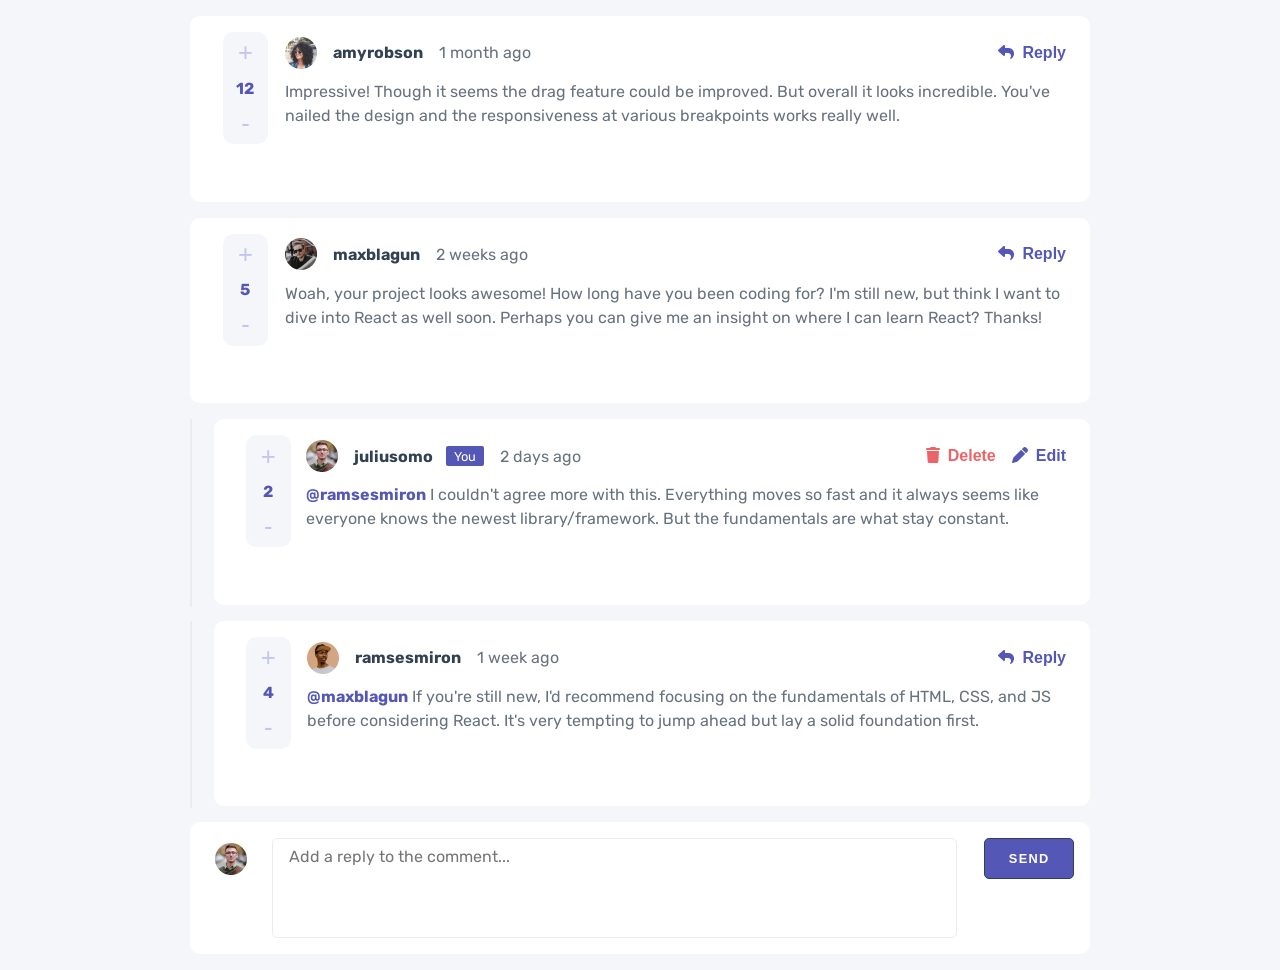
<file: index.html>
<!DOCTYPE html>
<html lang="en">
<head>
    <meta charset="UTF-8">
    <meta http-equiv="X-UA-Compatible" content="IE=edge">
    <meta name="viewport" content="width=device-width, initial-scale=1.0"> <!-- displays site properly based on user's device -->
    <title>Incteractive Comments Section - Frontend Mentor</title>
    <link rel="stylesheet" href="https://cdnjs.cloudflare.com/ajax/libs/font-awesome/6.2.0/css/all.min.css" integrity="sha512-xh6O/CkQoPOWDdYTDqeRdPCVd1SpvCA9XXcUnZS2FmJNp1coAFzvtCN9BmamE+4aHK8yyUHUSCcJHgXloTyT2A==" crossorigin="anonymous" referrerpolicy="no-referrer" />
    <link rel="preconnect" href="https://fonts.googleapis.com">
    <link rel="preconnect" href="https://fonts.gstatic.com" crossorigin>
    <link href="https://fonts.googleapis.com/css2?family=Rubik:wght@400;500;700&display=swap" rel="stylesheet">
    <link rel="stylesheet" href="style.css">
</head>
<body>
    <!-- Pull dynamic content from the data.json file -->
    <main class = "comments" id="comments-container">
    </main>
    <script src="scripts.js"></script>
</body>
</html>
</file>
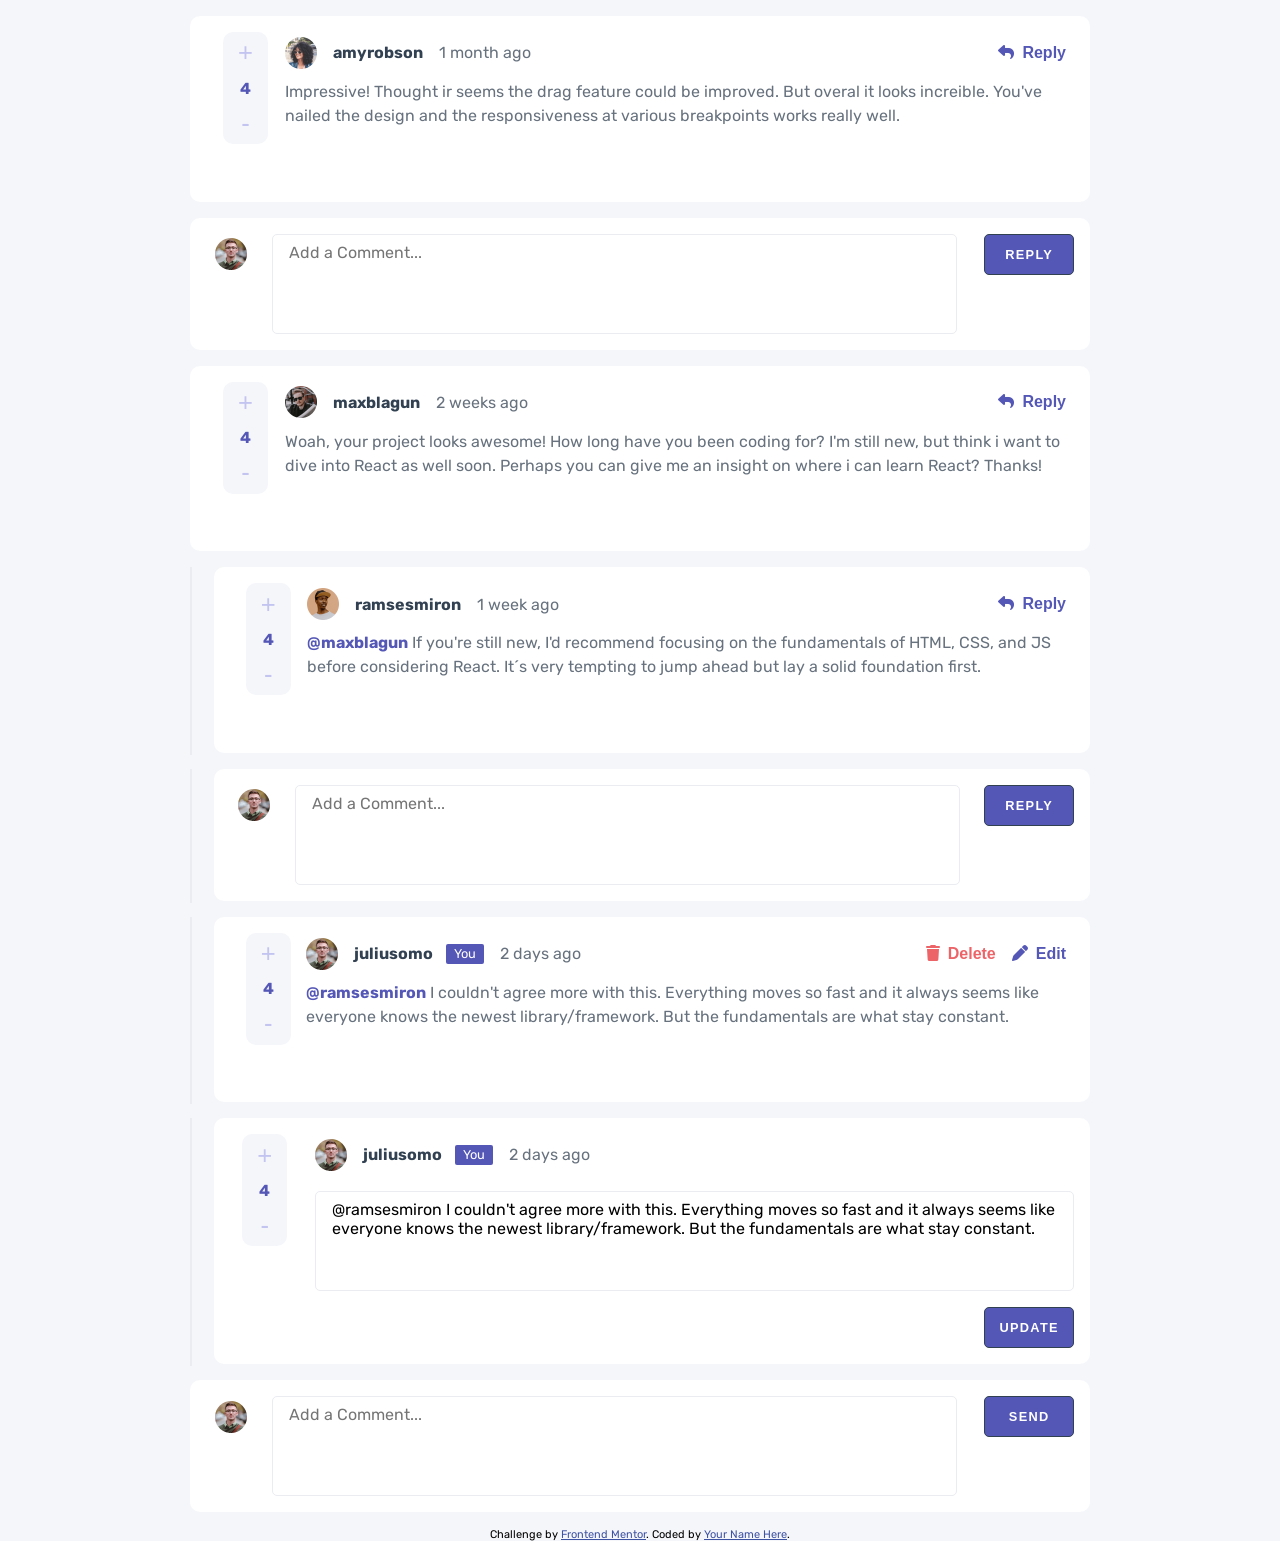
<file: static.html>
<!DOCTYPE html>
<html lang="en">
<head>
  <meta charset="UTF-8">
  <meta name="viewport" content="width=device-width, initial-scale=1.0"> <!-- displays site properly based on user's device -->

  <link rel="icon" type="image/png" sizes="32x32" href="./images/favicon-32x32.png">
  
  <title>Frontend Mentor | Interactive comments section</title>
  
  <link rel="stylesheet" href="https://cdnjs.cloudflare.com/ajax/libs/font-awesome/6.2.0/css/all.min.css" integrity="sha512-xh6O/CkQoPOWDdYTDqeRdPCVd1SpvCA9XXcUnZS2FmJNp1coAFzvtCN9BmamE+4aHK8yyUHUSCcJHgXloTyT2A==" crossorigin="anonymous" referrerpolicy="no-referrer" />
  <link rel="preconnect" href="https://fonts.googleapis.com">
  <link rel="preconnect" href="https://fonts.gstatic.com" crossorigin>
  <link href="https://fonts.googleapis.com/css2?family=Rubik:wght@400;500;700&display=swap" rel="stylesheet">
  <link rel="stylesheet" href="style.css">
</head>
<body>
  
  <main class="comments">
    <!--amyrobson-->
    <section class="comments__item">
      <header class="comments__item__header">
        <img src="images/avatars/image-amyrobson.png" alt="avatar image" class="comments__item__header__round-img">
        <p class="comments__item__header__username">amyrobson</p>
        <p class="comments__item__header__date">1 month ago</p>
      </header>
      <p class="comments__item__content">
        Impressive! Thought ir seems the drag feature could be improved. But overal it looks increible. You've nailed the design and the responsiveness at various breakpoints works really well.
      </p>
      <div class="comments__item__votes">
        <button class="comments__item__votes__btn ">+</button>
        <p class="comments__item__votes__quantity">4</p>
        <button class="comments__item__votes__btn ">-</button>
      </div>
      <div class="comments__item__actions">
                  
          <button class="comments__item__actions__btn">
              <i class="fa-solid fa-reply"></i>
              Reply
          </button>   
      </div>
    </section>
    <!--replying to amyrobson-->
    <section class="textarea-item  " >
      <textarea class = "textarea-item__textarea " placeholder="Add a Comment..."
        name="comment" id="comment" ></textarea>
      <img src="images/avatars/image-juliusomo.png" alt="avatar image" class="textarea-item__image comments__item__header__round-img">
      <button class="btn textarea-item__btn">reply</button>
    </section>
    <!--maxblagun-->
    <section class="comments__item">
      <header class="comments__item__header">
        <img src="images/avatars/image-maxblagun.png" alt="avatar image" class="comments__item__header__round-img">
        <p class="comments__item__header__username">maxblagun</p>
        <p class="comments__item__header__date">2 weeks ago</p>
      </header>
      <p class="comments__item__content">
        Woah, your project looks awesome! How long have you been coding for? I'm still new, but think i want to dive into React as well soon. Perhaps you can give me an insight on where i can learn React? Thanks!
      </p>
      <div class="comments__item__votes">
        <button class="comments__item__votes__btn ">+</button>
        <p class="comments__item__votes__quantity">4</p>
        <button class="comments__item__votes__btn ">-</button>
      </div>
      <div class="comments__item__actions">                  
          <button class="comments__item__actions__btn">
              <i class="fa-solid fa-reply"></i>
              Reply
          </button>   
      </div>     
    </section>
    <!--ramsesmiron response to maxblagun-->
    <section class="comments__item comments__item--reply">
      <header class="comments__item__header">
        <img src="images/avatars/image-ramsesmiron.png" alt="avatar image" class="comments__item__header__round-img">
        <p class="comments__item__header__username">ramsesmiron</p>
        <p class="comments__item__header__date">1 week ago</p>
      </header>
      <p class="comments__item__content">
        <a href = "" class="user-mention">@maxblagun</a> If you're still new, I'd recommend focusing on the fundamentals of HTML, CSS, and JS before considering React. It´s very tempting to jump ahead but lay a solid foundation first.
      </p>
      <div class="comments__item__votes">
        <button class="comments__item__votes__btn ">+</button>
        <p class="comments__item__votes__quantity">4</p>
        <button class="comments__item__votes__btn ">-</button>
      </div>
      <div class="comments__item__actions">                  
          <button class="comments__item__actions__btn">
              <i class="fa-solid fa-reply"></i>
              Reply
          </button>   
      </div>
    </section>
    <!--juliusomo replying to ramsesmiron-->
    <section class="textarea-item  comments__item--reply" >
      <textarea class = "textarea-item__textarea " placeholder="Add a Comment..."
        name="comment" id="comment" ></textarea>
      <img src="images/avatars/image-juliusomo.png" alt="avatar image" class="textarea-item__image comments__item__header__round-img">
      <button class="btn textarea-item__btn">reply</button>
    </section>
    <!--juliusomo reply to ramsesmiron-->
    <section class="comments__item comments__item--reply">
      <header class="comments__item__header">
        <img src="images/avatars/image-juliusomo.png" alt="avatar image" class="comments__item__header__round-img">
        <p class="comments__item__header__username">juliusomo</p>
        <p class="comments__item__header__you comments__item__header__you--visible">You</p>
        <p class="comments__item__header__date">2 days ago</p>
      </header>
      <p class="comments__item__content">
        <a href = "" class="user-mention">@ramsesmiron</a> I couldn't agree more with this. Everything moves so fast and it always seems like everyone knows the newest library/framework. But the fundamentals are what stay constant.
      </p>
      <div class="comments__item__votes">
        <button class="comments__item__votes__btn ">+</button>
        <p class="comments__item__votes__quantity">4</p>
        <button class="comments__item__votes__btn ">-</button>
      </div>
      <div class="comments__item__actions">
          <button class="comments__item__actions__btn comments__item__actions__btn--red">
            <i class="fa-solid fa-trash"></i>
              Delete
          </button>          
          <button class="comments__item__actions__btn">
            <i class="fa-solid fa-pen"></i>
              Edit
          </button>   
      </div>
    </section>
    <!--juliusomo editing reply to ramsesmiron-->
    <section class="comments__item__edit comments__item--reply">
      <header class="comments__item__header">
        <img src="images/avatars/image-juliusomo.png" alt="avatar image" class="comments__item__header__round-img">
        <p class="comments__item__header__username">juliusomo</p>
        <p class="comments__item__header__you comments__item__header__you--visible">You</p>
        <p class="comments__item__header__date">2 days ago</p>
      </header>
      <!--
      <p class="comments__item__content">        
          <a href = "" class="user-mention">@ramsesmiron</a> I couldn't agree more with this. Everything moves so fast and it always seems like everyone knows the newest library/framework. But the fundamentals are what stay constant.        
      </p>
    -->
      <textarea class = "textarea-item__textarea " placeholder="Add a Comment..."
        name="comment" id="comment" >@ramsesmiron I couldn't agree more with this. Everything moves so fast and it always seems like everyone knows the newest library/framework. But the fundamentals are what stay constant.
      </textarea>
      <button class="btn textarea-item__btn update">update</button>
      <div class="comments__item__votes">
        <button class="comments__item__votes__btn ">+</button>
        <p class="comments__item__votes__quantity">4</p>
        <button class="comments__item__votes__btn ">-</button>
      </div>
      <!--
      <div class="comments__item__actions">
          <button class="comments__item__actions__btn comments__item__actions__btn--red">
            <i class="fa-solid fa-trash"></i>
              Delete
          </button>          
          <button class="comments__item__actions__btn">
            <i class="fa-solid fa-pen"></i>
              Edit
          </button>   
      </div>      
      -->
    </section>
    <!--new comment-->
    <section class="textarea-item  " >
      <textarea class = "textarea-item__textarea " placeholder="Add a Comment..."
        name="comment" id="comment" ></textarea>
      <img src="images/avatars/image-juliusomo.png" alt="avatar image" class="textarea-item__image comments__item__header__round-img">
      <button class="btn textarea-item__btn">SenD</button>
    </section>
  </main>
<!--Modal window with buttons-->
  <section class="modal-confirmation modal-confirmation--hide">
    <div class="modal-confirmation__window">
      <header class="modal-confirmation__window__header">Delete Comment</header>
      <p class="modal-confirmation__window__text">Are you sure you want to delete this comment? This will remove the comment and can't be undone.</p>
      <div class="modal-confirmation__window__buttons">
        <button class="btn confirmation-btn confirmation-btn--gray">no, cancel</button>
        <button class="btn confirmation-btn confirmation-btn--red">Yes, delete</button>
      </div>
    </div>
  </section>

  <footer>
    <div class="attribution">
      Challenge by <a href="https://www.frontendmentor.io?ref=challenge" target="_blank">Frontend Mentor</a>. 
      Coded by <a href="#">Your Name Here</a>.
    </div>
  </footer>
  <script src="scripts.js"></script>
</body>
</html>
</file>
<file: style.css>
*,
*:hover,
*::before {
    padding: 0;
    margin: 0;
    box-sizing: border-box;    
}

:root {
    --Moderate-blue: hsl(238, 40%, 52%);
    --Soft-Red: hsl(358, 79%, 66%);
    --Light-grayish-blue: hsl(239, 57%, 85%);
    --Pale-red: hsl(357, 100%, 86%);
    --Dark-blue: hsl(212, 24%, 26%);
    --Grayish-Blue: hsl(211, 10%, 45%);
    --Light-gray: hsl(223, 19%, 93%);
    --Very-light-gray: hsl(228, 33%, 97%);
    --White: hsl(0, 0%, 100%);
    --ff: 'Rubik', sans-serif;
    --fs-body: 16px;
    
}

body {
    background-color: var(--Very-light-gray);
    font-family: var(--ff);
}


.comments {
    margin: 0 auto;   
    width: 90vw; 
    max-width: 900px;
}

.comments__item {
    margin: 1em 0;
    padding: 1em;
    background-color: var(--White);
    border-radius: 10px;
    display: grid;
    grid-template-columns: 1fr 2fr 2fr 2fr 2fr 2fr;
    grid-template-rows: 1fr auto 1fr;
    grid-template-areas: "header header header header header header "
               "mycontent mycontent mycontent mycontent mycontent mycontent"
               "votes . . . . actions";
}



.comments__item__header{
    display: flex;
    flex-direction: row;
    justify-content: left;
    align-items: center;
    grid-area: header;
}

.comments__item__header__round-img{
    width: 2em;
    height: auto;
}

.comments__item__header__username {
    font-weight: 700;
    margin-left: 1em;
    color: var(--Dark-blue);
}

.comments__item__header__you{
    background-color: var(--Moderate-blue);
    color: var(--White);
    margin-left: 1em;
    font-size: 0.8em;
    padding: 0.2em 0.6em;
    border-radius: 2px;
}

.comments__item__content{
    font-size: 1em;
    grid-area: mycontent;
    color: var(--Grayish-Blue);
    line-height: 1.5em;
    margin: 0.4em 0 1em 0;    
    word-wrap: break-word;
}

.comments__item__content-edit{
    font-size: 1.2em;
    padding: 0.5em;
    grid-area: mycontent;
    color: var(--Grayish-Blue);
    line-height: 1.5em;
    margin: 0.4em 0 1em 0;    
    resize: none;
    height: 10em;
    border: 1px solid var(--Grayish-Blue);
    border-radius: 10px;
}

.comments__item__header__date {
    margin-left: 1em;
    color: var(--Grayish-Blue);
}

.comments__item__votes{
    display: flex;
    flex-direction: row; 
    justify-content: space-between;
    align-items: center;  
    grid-area: votes;    
    background-color: var(--Very-light-gray);       
    width: 100px;  
    border-radius: 10px;
    padding: 0.4em 0.4em;
}
.comments__item__votes__btn{
    width: 1.2em;
    font-size: 1.6em;    
    border: none;
    background-color: inherit;
    color: var(--Light-grayish-blue);
}

.comments__item__votes__btn:active,
.comments__item__votes__btn:hover{
    color: var(--Moderate-blue);
    cursor: pointer;
}

.comments__item__votes__quantity{
    
    background-color: inherit;
    color: var(--Moderate-blue);
    font-weight: 700;
}
.comments__item__actions{
    display: flex;
    flex-direction: row;  
    justify-content: right;
    align-items: center;  
    grid-area: actions; 
}

.comments__item__actions__btn {
    display: flex;
    padding: 0.5em;
    border: none;
    color: var(--Moderate-blue);
    background-color: inherit;
    font-weight: 700;
    font-size: 1em;
}
.comments__item__actions__btn--red {
    color: var(--Soft-Red);
}

.comments__item__actions__btn:active,
.comments__item__actions__btn:hover {
    opacity: 0.7;
    cursor: pointer;
}



.comments__item__actions__btn i {
    margin-right: 0.5em;
}


.btn{
    cursor: pointer;
    text-transform: uppercase;
    width: 7em;
    height: 3.2em;
    border-radius: 5px;
    font-weight: 700;
    font-size: 1em;
    border: 1px solid var(--Dark-blue);
}
.btn:hover,
.btn:active  {
    cursor: pointer;
    opacity: 0.8;
}

.textarea-item{
    background-color: var(--White);
    border-radius: 10px;
    display: grid;
    grid-template-columns: 0.5fr repeat(7, 1fr);
    grid-template-rows: auto auto;
    grid-template-areas: "textarea textarea textarea textarea textarea textarea textarea textarea "
                          "avatar . . . . . btn btn ";
    padding: 1em;    
    gap: 1em;
}
.textarea-item__textarea{
    grid-area: textarea;
    resize: none;
    height: 100px;
    border: 1px solid var(--Light-gray);
    border-radius: 5px;
    padding: 0.5em 1em;
    font-size: 1em;
    font-family: var(--ff);
}
.textarea-item__image{
    grid-area: avatar;
    align-self: center;
    justify-self: center;
}
.textarea-item__btn{
    grid-area: btn;
    justify-self: right;
    background-color: var(--Moderate-blue);
    color: var(--White);
    font-weight: 700;
    font-size: 0.8em;
    letter-spacing: 0.1em;
}

.user-mention{
    text-decoration: none;
    font-weight: 700;
    color: var(--Moderate-blue);
}


.update{
    grid-area: update;
}

.comments__item__edit {
    margin: 1em 0;
    padding: 1em;
    background-color: var(--White);
    border-radius: 10px;
    display: grid;
    gap: 1em;
    grid-template-columns: 1fr 2fr 2fr 2fr 2fr 2fr;
    grid-template-rows: 1fr auto 1fr;
    grid-template-areas: "header header header header header header "
               "textarea  textarea textarea  textarea  textarea  textarea "
               "votes . . . . update";
   
}

.comments__item--reply {
    margin-left: 1.5em;
    position: relative;
}

.comments__item--reply:after {
    content: '';
    width: 0;
    height: 100%;
    position: absolute;
    left: -1.5em;
    top: 0;
    border: 2px solid var(--Light-gray);   
}

.modal-confirmation{
    position: fixed;
    top: 0px;
    right: 0px;
    width: 100vw;
    height: 100vh;
    z-index: 2;
    background-color: rgba(0, 0, 0, 0.7)    ;    
}

.modal-confirmation__window{
    background-color: var(--White);
    width: 360px;    
    height: 250px;
    margin-left: calc(50vw - 170px);   
    margin-top: calc(50vh - 125px);
    padding: 2em;
    border-radius: 10px;
    display: flex;
    flex-direction: column;
    justify-content: space-between;
}

.modal-confirmation__window__header{
    font-size: 1.4em;;
    font-weight: 700;
    color: var(--Dark-blue);
}

.modal-confirmation__window__text{
    line-height: 1.6em;
    color: var(--Grayish-Blue);
}

.modal-confirmation__window__buttons {
    width: 100%;
    display: flex;    
    flex-direction: row;
    justify-content: space-between;
}

.confirmation-btn{
    height: 3em;    
    width: 48%;
    border: none;
    color: var(--White);
    font-weight: 500;
    font-size: 0.8em;
}

.confirmation-btn--gray {
    background-color: var(--Grayish-Blue);
}
.confirmation-btn--red{
    background-color: var(--Soft-Red);
}

.modal-confirmation--hide{
    display: none;
}




@media (min-width: 1080px){
    .comments__item {        
        margin: 1em 0;
        padding: 1em;                                
        grid-template-areas: "votes header header header header actions"
                             "votes mycontent mycontent mycontent mycontent mycontent"
                             ". . . . . .";
    }
    .comments__item__votes{        
        flex-direction: column; 
        justify-content: space-between;
        align-items: center; 
        width: 2.8em;       
        height: 7em;
        margin: 0 auto; 
    }    

    .textarea-item {
        grid-template-areas: "avatar textarea textarea textarea textarea textarea textarea btn"
                              ".     textarea textarea textarea textarea textarea textarea    .";
        margin-bottom: 1em ;
    }

    .comments__item__edit {
        margin: 1em 0;
        padding: 1em;        
        grid-template-areas: "votes header header header header actions "
                   "votes textarea textarea textarea textarea textarea "
                   ". . . . . update";
    }    

    .comments__item--reply {
        margin-left: 1.5em;
        position: relative;
    }
    
    .comments__item--reply:after {
        content: '';
        width: 0;
        height: 100%;
        position: absolute;
        left: -1.5em;
        top: 0px;
        border: 1px solid var(--Light-gray);   
    }
}



.attribution { font-size: 11px; text-align: center; }
.attribution a { color: hsl(228, 45%, 44%); }
</file>
